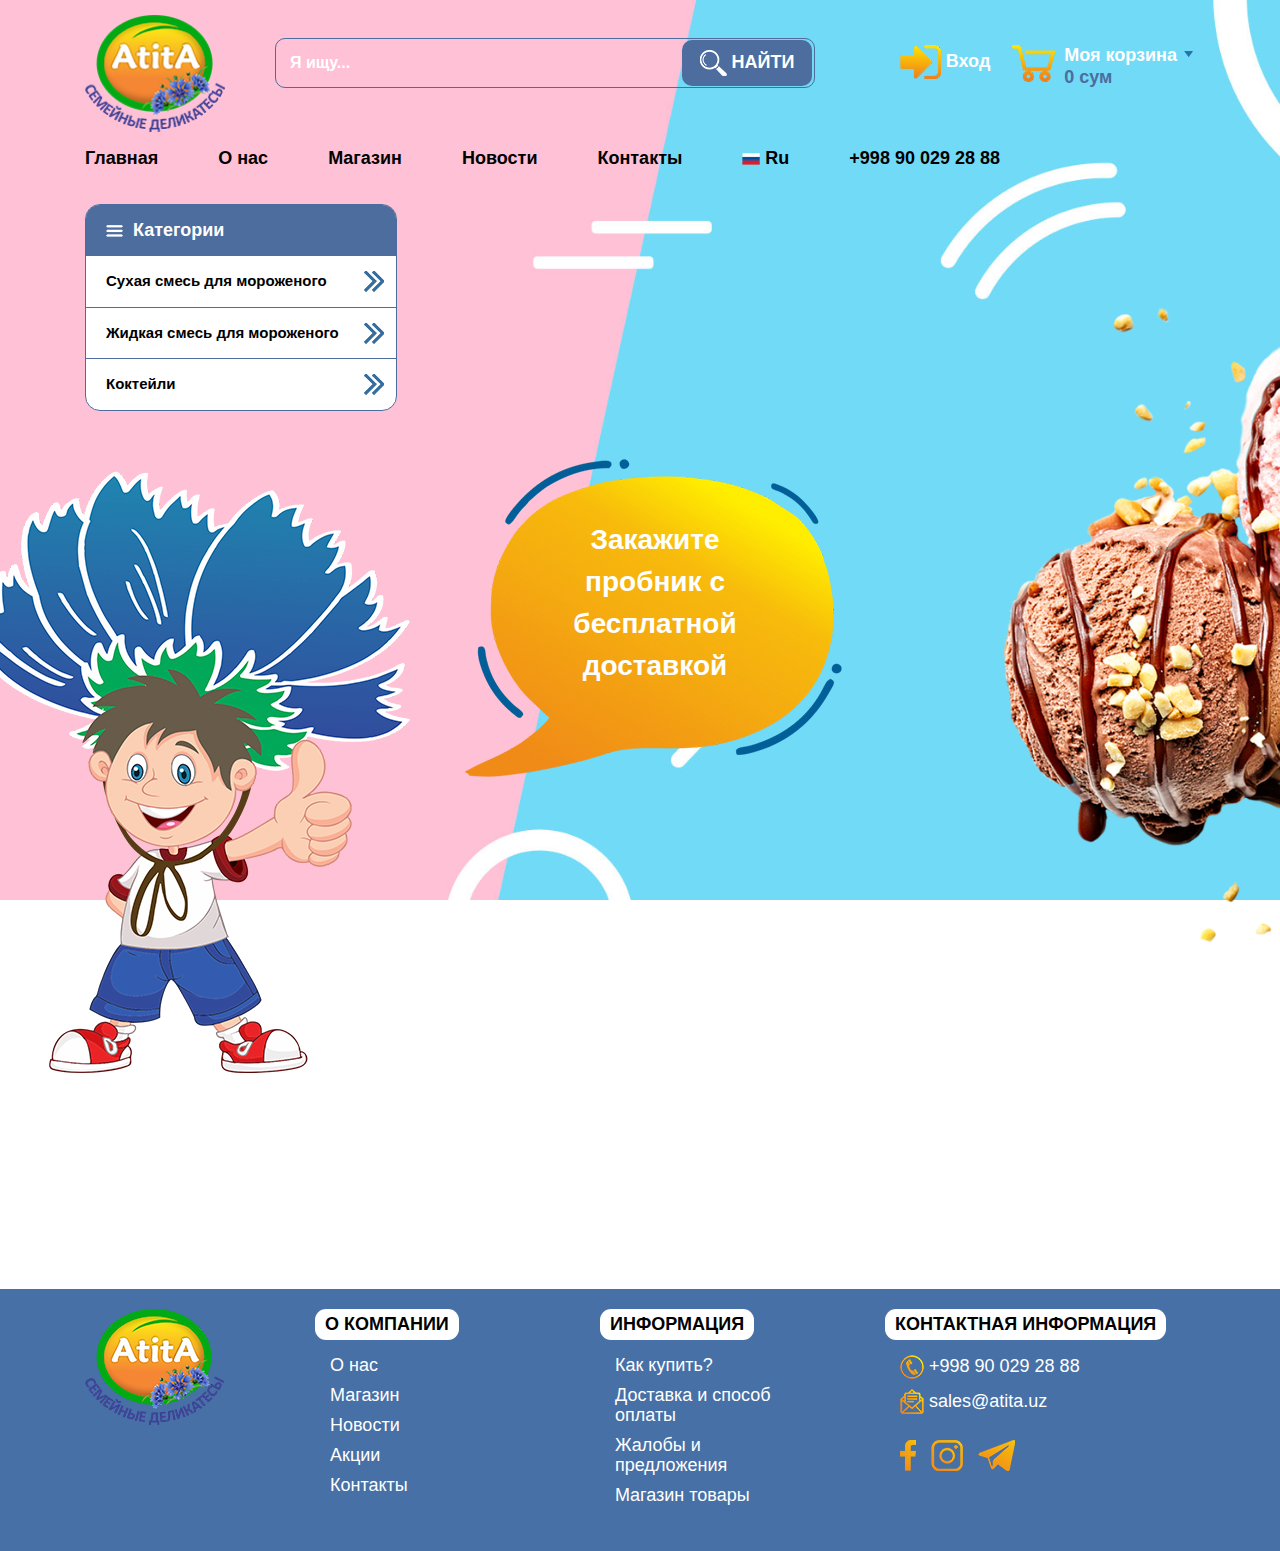
<file: index.html>
<!doctype html>
<html lang="en">
  <head>
    <!-- Required meta tags -->
    <meta charset="utf-8">
    <meta name="viewport" content="width=device-width, initial-scale=1">
    <!-- Bootstrap CSS -->
    <link href="css/bootstrap.min.css" rel="stylesheet">
    <link href="css/style.css" rel="stylesheet" >
    <link href="css/responsive.css" rel="stylesheet" >
    <title>Atita.uz</title>
  </head>
  <body>
  <header class="my_header">    
    <div class="container">
      <div class="row">
        <div class="col-md-2">
          <a class="logo" href="#"><img src="images/logo.png"></a>
        </div>
        <div class="col-md-6">
         <form class="form-group search_form">
           <input class="form-control" type="text" name="search" placeholder="Я ищу..." autocomplete="none">
           <button type="submit" class="btn"><img src="images/search.png"> Найти</button>
         </form>
        </div>
        <div class="col-md-4">
         <ul class="login_cart">
            <li href="#" class="cart">
              <h3>
                <a href="#">
                  <img src="images/cart.png"> 
                  <span>
                    Моя корзина<br>
                    <p>0 сум</p>
                  </span>
                </a>
              </h3>
              <ul class="cart_ajax">
                 <img src="images/arrow-up.png"> 
                <li><p>У вас нет товаров в корзине покупок</p></li>
                <li><p>Итого 0 сум</p></li>
              </ul>
            </li>
            <li><a href="./login.html" class="login"><img src="images/login.png"> Вход</a></li>
         </ul>
        </div>
      </div>


    </div> 
    <div class="nav">
       <div class="container">
          <div class="row">
            <div class="col-md-12">
              <ul class="main_menu">
                <li><a href="./index.html">Главная</a></li>
                <li><a href="./unas.html">О нас</a></li>
                <li><a href="./shop.html">Магазин</a></li>
                <li><a href="#">Новости</a></li>
                <li><a href="./contact.html">Контакты</a></li>
                <li><a href="#"><img src="images/ru.png"> Ru</a>
                  <ul>
                    <li><a href="#"><img src="images/uz.png"> Uz</a></li>
                  </ul>
                </li>
                <li class="telefon"><a href="#">+998 90 029 28 88</a></li>
              </ul>
            </div>
            <div class="col-md-4"></div>
          </div>
        </div>
    </div>
  </header>
  <section class="main_section">
    <div class="container">
      <div class="row">
        <div class="col-md-4">
           <ul class="category_nav">
              <h3><img src="images/nav.png" alt="">Категории</h3>
             <li><a href="#">Сухая смесь для мороженого</a></li>
             <li><a href="#">Жидкая смесь для мороженого</a></li>
             <li><a href="#">Коктейли</a></li>
           </ul>
           <div class="person">
             <img src="images/person.png" alt="">
           </div>
        </div>
        <div class="col-md-8">
          <div class="main_content">
            <div class="row">
              <div class="col-md-5">
                <a href="#" class="btn_comment">Закажите пробник с бесплатной доставкой</a> 
              </div>
          </div>
        </div>
      </div>
    </div> 
  </section>
  <footer>
    <div class="container">
      <div class="row">
          <div class="col-md-2">
            <a href="#" class="footer_logo"><img src="images/logo.png" alt=""></a>
          </div>
          <div class="col-md-3">
              <ul>
                <h3>О КОМПАНИИ</h3>
                <li><a href="./unas.html">О нас</a></li>
                <li><a href="./shop.html">Магазин</a></li>
                <li><a href="#">Новости</a></li>
                <li><a href="#">Акции</a></li>
                <li><a href="./contact.html">Контакты</a></li>
              </ul>
          </div>
          <div class="col-md-3">
              <ul>
                <h3>ИНФОРМАЦИЯ</h3>
                <li><a href="./purchase.html">Как купить?</a></li>
                <li><a href="./supply.html">Доставка и способ оплаты</a></li>
                <li><a href="./complaints.html">Жалобы и предложения</a></li>
                <li><a href="./shopProduct.html">Mагазин товары</a></li>
              </ul>
          </div>
          <div class="col-md-4">
              <ul>
                <h3>КОНТАКТНАЯ ИНФОРМАЦИЯ</h3>
                <li><a href="#"><img src="images/phone.png" alt=""> +998 90 029 28 88</a></li>
                <li><a href="#"><img src="images/email.png" alt=""> sales@atita.uz</a></li>
              </ul>
              <ul class="sot_set">
                <li><a href="#"><img src="images/facebook.png" alt=""></a></li>
                <li><a href="#"><img src="images/insagramm.png" alt=""></a></li>
                <li><a href="#"><img src="images/telegram.png" alt=""></a></li>
              </ul>
          </div>
      </div>
    </div>
  </footer>
    <script src="js/jquery-3.6.0.min.js"></script> 
    <script type="text/javascript">
      jQuery("document").ready(function($){
 
        var my_header = $('.my_header');
       
        $(window).scroll(function () {
          if ($(this).scrollTop() > 136) {
            my_header.addClass("f-nav");
          } else {
            my_header.removeClass("f-nav");
          }
        });
       
      });
    </script>
  </body>
</html>
</file>
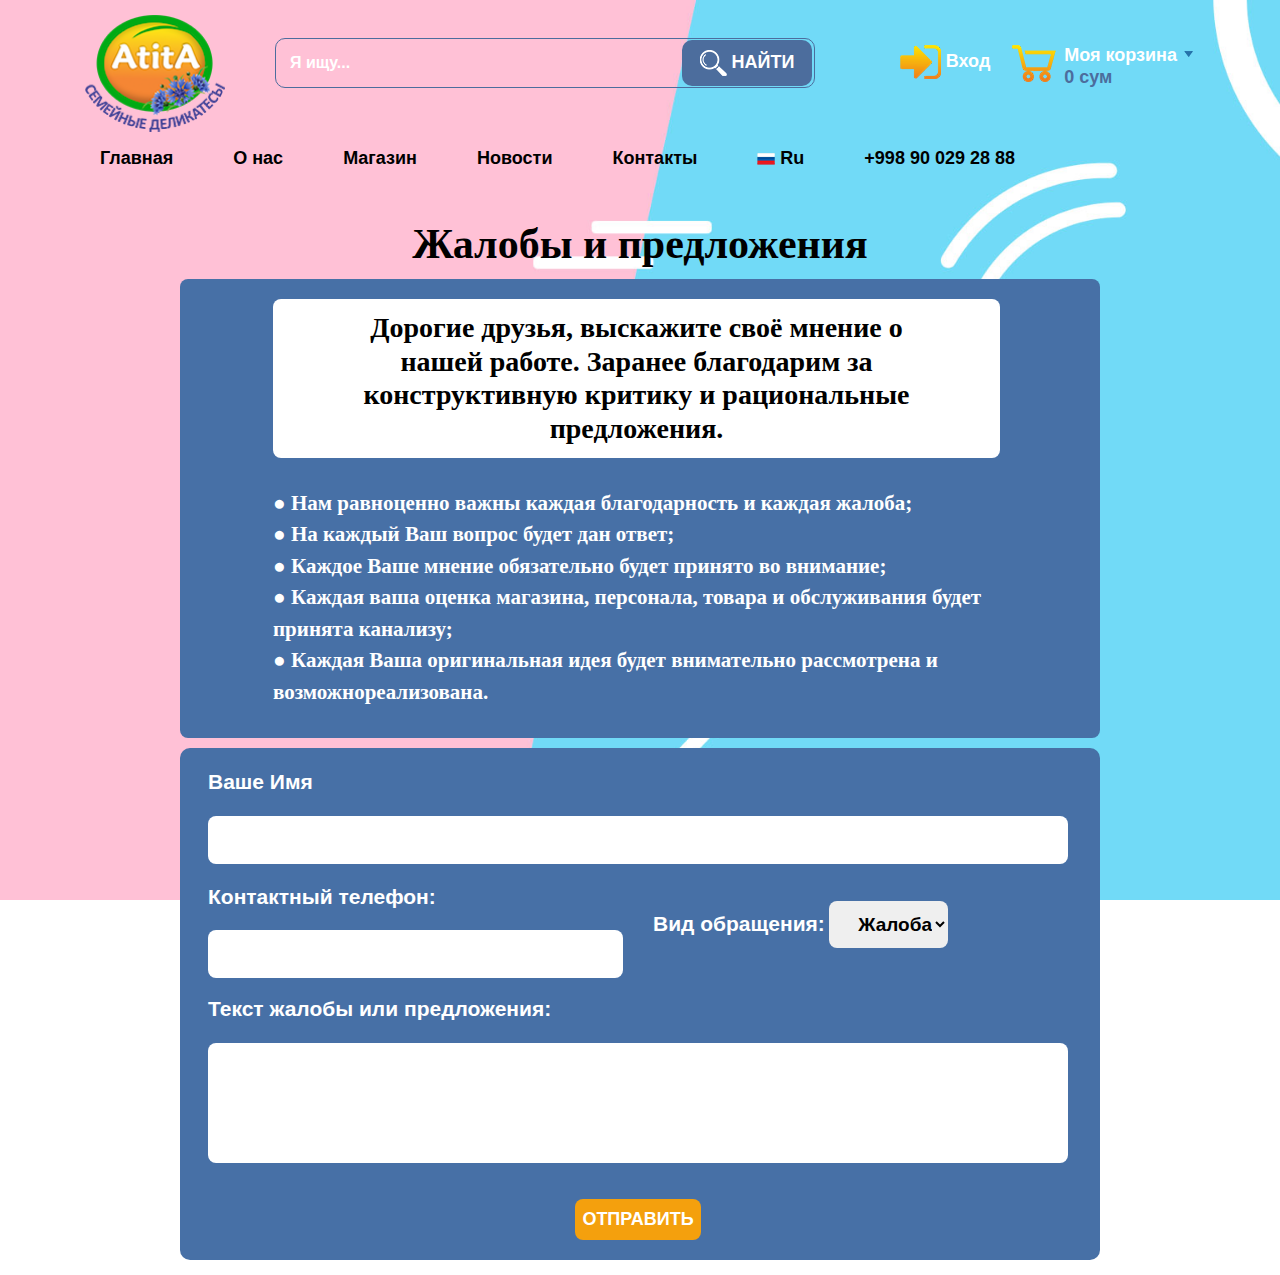
<file: complaints.html>
<!doctype html>
<html lang="en">

<head>
    <!-- Required meta tags -->
    <meta charset="utf-8">
    <meta name="viewport" content="width=device-width, initial-scale=1">
    <!-- Bootstrap CSS -->
    <link href="css/bootstrap.min.css" rel="stylesheet">
    <link href="css/style.css" rel="stylesheet">
    <link href="css/responsive.css" rel="stylesheet">
    <link href="https://cdn.jsdelivr.net/npm/bootstrap@5.1.3/dist/css/bootstrap.min.css" rel="stylesheet"
        integrity="sha384-1BmE4kWBq78iYhFldvKuhfTAU6auU8tT94WrHftjDbrCEXSU1oBoqyl2QvZ6jIW3" crossorigin="anonymous">
    <title>Жалобы и предложения</title>
</head>

<body>



    <header class="my_header">
        <div class="container">
            <div class="row">
                <div class="col-md-2">
                    <a class="logo" href="./index.html"><img src="images/logo.png"></a>
                </div>
                <div class="col-md-6">
                    <form class="form-group search_form">
                        <input class="form-control" type="text" name="search" placeholder="Я ищу..."
                            autocomplete="none">
                        <button type="submit" class="btn"><img src="images/search.png"> Найти</button>
                    </form>
                </div>
                <div class="col-md-4">
                    <ul class="login_cart">
                        <li href="#" class="cart">
                            <h3>
                                <a href="#">
                                    <img src="images/cart.png">
                                    <span>
                                        Моя корзина<br>
                                        <p>0 сум</p>
                                    </span>
                                </a>
                            </h3>
                            <ul class="cart_ajax">
                                <img src="images/arrow-up.png">
                                <li>
                                    <p>У вас нет товаров в корзине покупок</p>
                                </li>
                                <li>
                                    <p>Итого 0 сум</p>
                                </li>
                            </ul>
                        </li>
                        <li><a href="./login.html" class="login"><img src="images/login.png"> Вход</a></li>
                    </ul>
                </div>
            </div>
            <div class="nav">
                <div class="container">
                    <div class="row">
                        <div class="col-md-12">
                            <ul class="main_menu">
                                <li><a href="./index.html">Главная</a></li>
                                <li><a href="./unas.html">О нас</a></li>
                                <li><a href="#">Магазин</a></li>
                                <li><a href="#">Новости</a></li>
                                <li><a href="#">Контакты</a></li>
                                <li><a href="#"><img src="images/ru.png"> Ru</a>
                                    <ul>
                                        <li><a href="#"><img src="images/uz.png"> Uz</a></li>
                                    </ul>
                                </li>
                                <li class="telefon"><a href="#">+998 90 029 28 88</a></li>
                            </ul>
                        </div>
                        <div class="col-md-4"></div>
                    </div>
                </div>
            </div>

        </div>

    </header>
    <!-- Section Starting -->

    <section>
        <div class="complaints">
            <div class="container">
                <div class="row">
                    <div class="col-10 m-auto">
                        <h1>Жалобы и предложения</h1>
                        <div class="headText">
                            <h3>Дорогие друзья, выскажите своё мнение о нашей работе.
                                Заранее благодарим за конструктивную критику и
                                рациональные предложения.</h3>
                            <ul>
                                <li>● Нам равноценно важны каждая благодарность и каждая жалоба;</li>
                                <li>● На каждый Ваш вопрос будет дан ответ;</li>
                                <li>● Каждое Ваше мнение обязательно будет принято во внимание;</li>
                                <li>● Каждая ваша оценка магазина, персонала, товара и обслуживания будет принята
                                    канализу;</li>
                                <li>● Каждая Ваша оригинальная идея будет внимательно рассмотрена и возможнореализована.
                                </li>
                            </ul>
                        </div>
                        <div class="formPage">
                            <form>
                                <label for="name" class="form-label">Ваше Имя</label>
                                <input type="text" class="form-control" id="name" aria-describedby="name">
                                <div class="cv">
                                    <div class="col-6 pl-0">
                                        <label for="phoneNnumber" class="form-label">Контактный телефон:</label>
                                        <input type="text" class="form-control" id="name"
                                            aria-describedby="phoneNnumber">
                                    </div>
                                    <div class="col-6 pr-0">
                                        <label for="selectComplaints" class="form-label">Вид обращения:</label>
                                        <select class="form-select" aria-label="Жалоба">
                                            <option selected>Жалоба</option>
                                            <option value="1">One</option>
                                            <option value="2">Two</option>
                                            <option value="3">Three</option>
                                        </select>
                                    </div>

                                </div>
                                <div class="body-text">
                                    <label for="bodyText" class="form-label">Текст жалобы или предложения:</label>
                                    <textarea class="form-control" id="bodyText" rows="4"></textarea>
                                </div>
                                <div class="submit text-center">
                                    <button type="submit">Отправить</button>
                                </div>
                            </form>
                        </div>
                    </div>
                </div>
            </div>
        </div>
    </section>
    <script src="https://cdn.jsdelivr.net/npm/bootstrap@5.1.3/dist/js/bootstrap.bundle.min.js"
        integrity="sha384-ka7Sk0Gln4gmtz2MlQnikT1wXgYsOg+OMhuP+IlRH9sENBO0LRn5q+8nbTov4+1p"
        crossorigin="anonymous"></script>
</body>

</html>
</file>
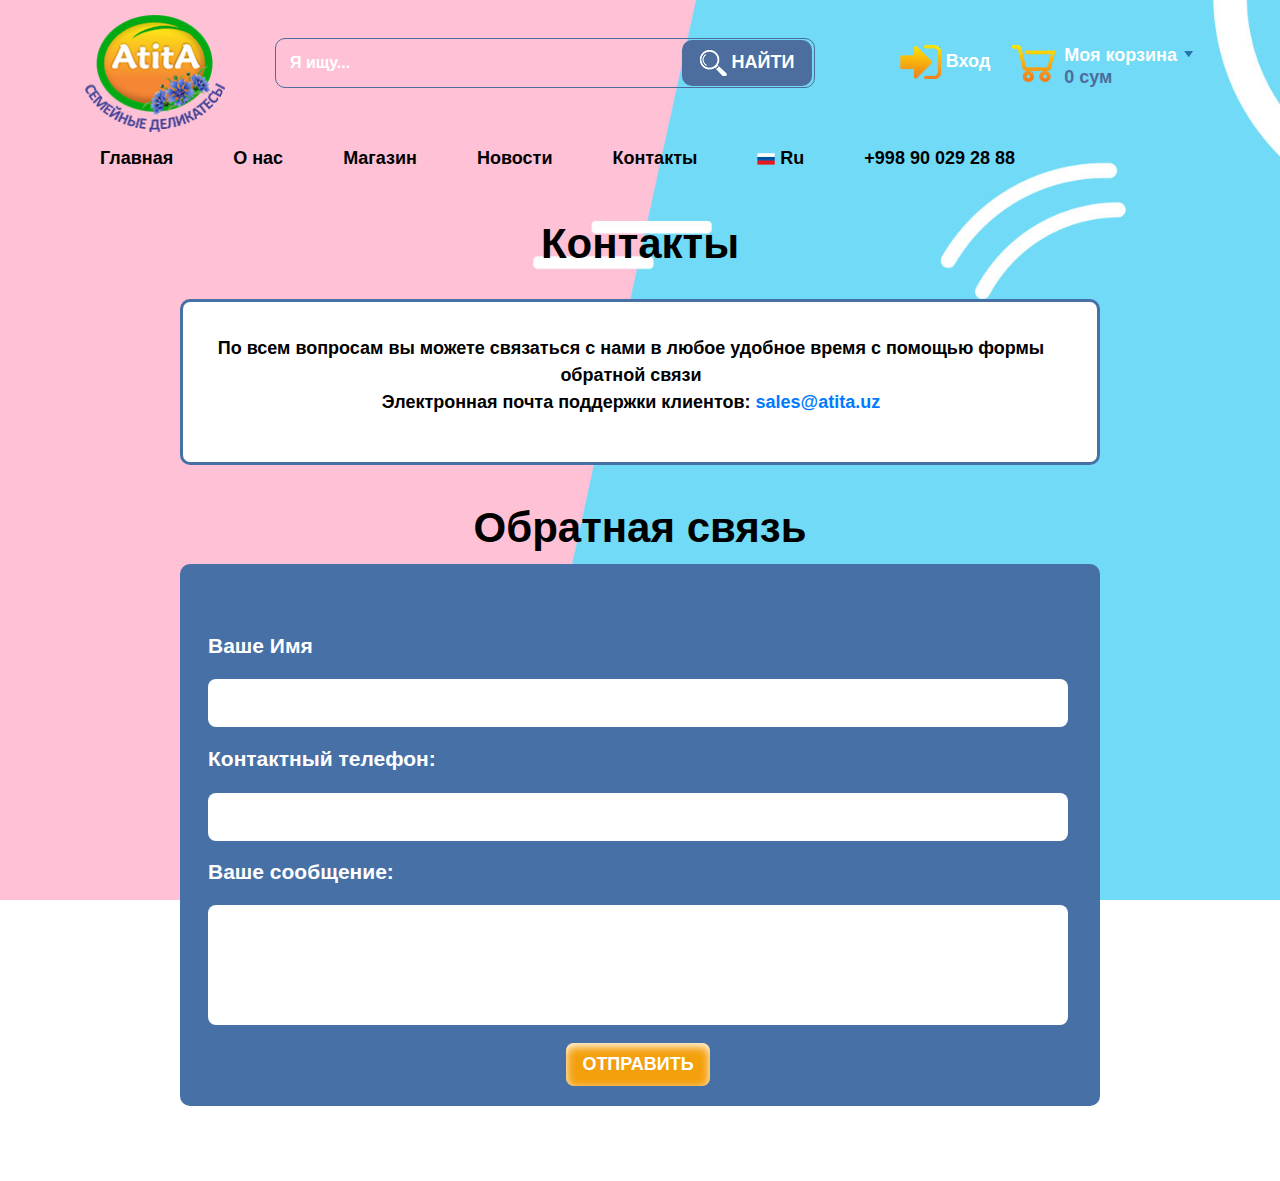
<file: contact.html>
<!doctype html>
<html lang="en">

<head>
    <!-- Required meta tags -->
    <meta charset="utf-8">
    <meta name="viewport" content="width=device-width, initial-scale=1">
    <!-- Bootstrap CSS -->
    <link href="css/bootstrap.min.css" rel="stylesheet">
    <link href="css/style.css" rel="stylesheet">
    <link href="css/responsive.css" rel="stylesheet">
    <link href="https://cdn.jsdelivr.net/npm/bootstrap@5.1.3/dist/css/bootstrap.min.css" rel="stylesheet"
        integrity="sha384-1BmE4kWBq78iYhFldvKuhfTAU6auU8tT94WrHftjDbrCEXSU1oBoqyl2QvZ6jIW3" crossorigin="anonymous">
    <title>Контакты</title>
</head>

<body>



    <header class="my_header">
        <div class="container">
            <div class="row">
                <div class="col-md-2">
                    <a class="logo" href="./index.html"><img src="images/logo.png"></a>
                </div>
                <div class="col-md-6">
                    <form class="form-group search_form">
                        <input class="form-control" type="text" name="search" placeholder="Я ищу..."
                            autocomplete="none">
                        <button type="submit" class="btn"><img src="images/search.png"> Найти</button>
                    </form>
                </div>
                <div class="col-md-4">
                    <ul class="login_cart">
                        <li href="#" class="cart">
                            <h3>
                                <a href="#">
                                    <img src="images/cart.png">
                                    <span>
                                        Моя корзина<br>
                                        <p>0 сум</p>
                                    </span>
                                </a>
                            </h3>
                            <ul class="cart_ajax">
                                <img src="images/arrow-up.png">
                                <li>
                                    <p>У вас нет товаров в корзине покупок</p>
                                </li>
                                <li>
                                    <p>Итого 0 сум</p>
                                </li>
                            </ul>
                        </li>
                        <li><a href="./login.html" class="login"><img src="images/login.png"> Вход</a></li>
                    </ul>
                </div>
            </div>
            <div class="nav">
                <div class="container">
                    <div class="row">
                        <div class="col-md-12">
                            <ul class="main_menu">
                                <li><a href="./index.html">Главная</a></li>
                                <li><a href="./unas.html">О нас</a></li>
                                <li><a href="#">Магазин</a></li>
                                <li><a href="#">Новости</a></li>
                                <li><a href="#">Контакты</a></li>
                                <li><a href="#"><img src="images/ru.png"> Ru</a>
                                    <ul>
                                        <li><a href="#"><img src="images/uz.png"> Uz</a></li>
                                    </ul>
                                </li>
                                <li class="telefon"><a href="#">+998 90 029 28 88</a></li>
                            </ul>
                        </div>
                        <div class="col-md-4"></div>
                    </div>
                </div>
            </div>

        </div>

    </header>
    <!-- Section Starting -->
    <section>
        <div class="contact">
            <div class="container">
                <div class="row">
                    <div class="col-10 m-auto">
                        <h1>Контакты</h1>
                        <div class="contactText">
                            <p>По всем вопросам вы можете связаться с нами в любое удобное время с помощью формы
                                обратной связи </br>
                                Электронная почта поддержки клиентов: <span> <a href="#">sales@atita.uz</a> </span> </p>
                        </div>
                        <h1 class="m-0">Обратная связь</h1>
                        <div class="formPage">
                            <form>
                                <label for="name" class="form-label mt-5 ">Ваше Имя</label>
                                <input type="text" class="form-control" id="name" aria-describedby="name">

                                <label for="number" class="form-label mt-3">Контактный телефон:</label>
                                <input type="text" class="form-control" id="name" aria-describedby="number">


                                <div class="body-text">
                                    <label for="bodyText" class="form-label">Ваше сообщение:</label>
                                    <textarea class="form-control" id="bodyText" rows="4"></textarea>
                                </div>

                                <div class="submit text-center">
                                    <button type="submit" class="m-0">Отправить</button>
                                </div>
                            </form>
                        </div>
                    </div>
                </div>
            </div>
        </div>
    </section>



    <script src="https://cdn.jsdelivr.net/npm/bootstrap@5.1.3/dist/js/bootstrap.bundle.min.js"
        integrity="sha384-ka7Sk0Gln4gmtz2MlQnikT1wXgYsOg+OMhuP+IlRH9sENBO0LRn5q+8nbTov4+1p"
        crossorigin="anonymous"></script>
</body>

</html>
</file>
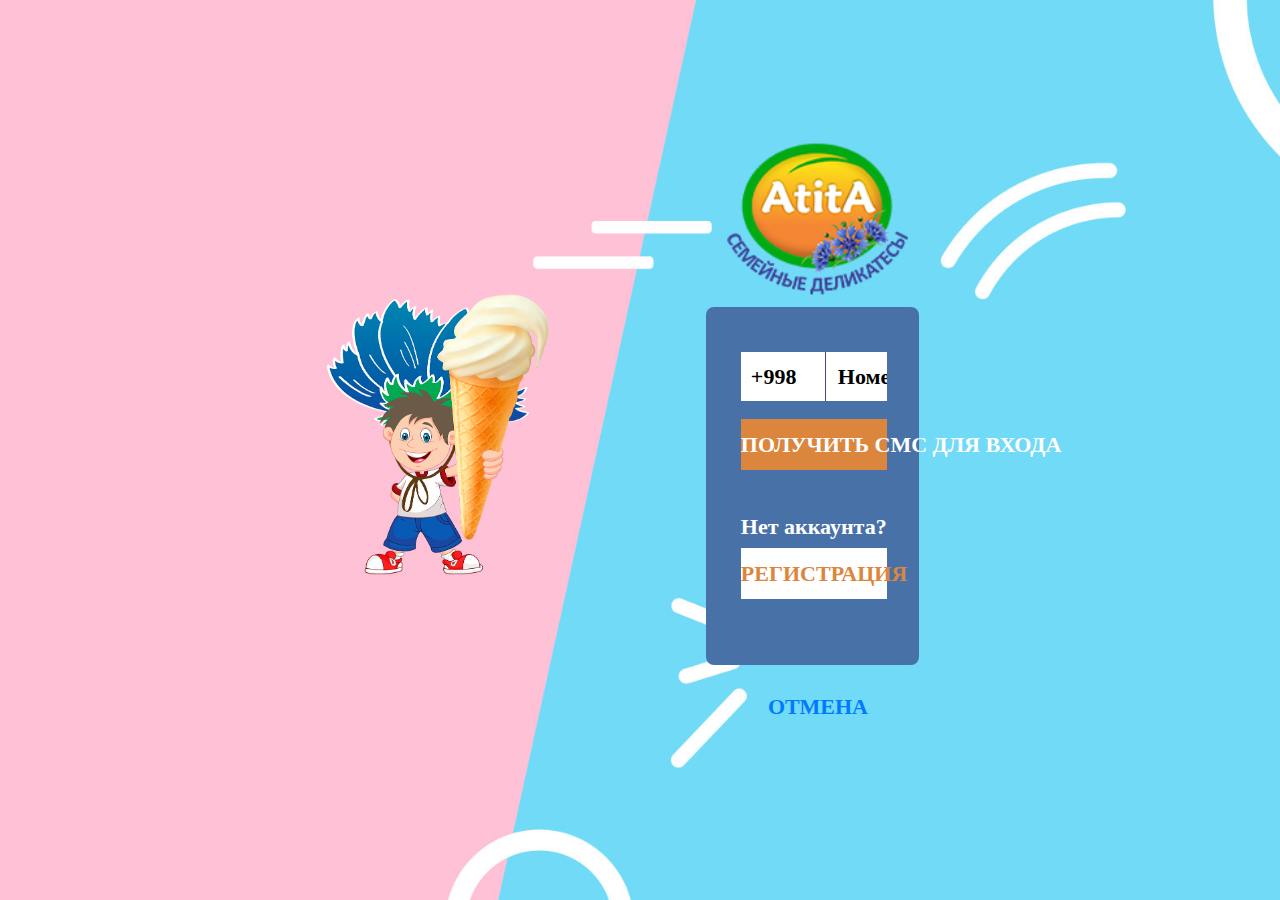
<file: login.html>
<!doctype html>
<html lang="en">

<head>
  <!-- Required meta tags -->
  <meta charset="utf-8">
  <meta name="viewport" content="width=device-width, initial-scale=1">
  <!-- Bootstrap CSS -->
  <link href="css/bootstrap.min.css" rel="stylesheet">
  <link href="css/style.css" rel="stylesheet">
  <link href="css/responsive.css" rel="stylesheet">
  <title>Вход</title>
</head>

<body>


  <div class="loginPage">
    <div class="container">
      <div class="col-12">
        <div class="row  justify-content-between align-items-center">
          <div class="col-4">
            <img src="./images/ice Person.png" class="img-fluid" alt="">
          </div>
          <div class="col-5 formPage text-center">
            <img src="./images/logo.png" alt="">
            <form action="" class="text-center">
              <div class="wrap  d-flex justify-content-between">
                <input type="number"  disabled  placeholder="+998" class="form-control numsCode" id="exampleInputEmail1" aria-describedby="emailHelp">
                <input type="text" class="form-control number" placeholder="Номер телефона" id="exampleInputEmail1" aria-describedby="emailHelp">
              </div>
              <button class=" w-100 button btn btn-danger smsCode">ПОЛУЧИТЬ СМС ДЛЯ ВХОДА </button>
              <h5 class="bodyTitle"><a href="#">Нет аккаунта?</a></h5>
              <button class="button btn btn-light registr">РЕГИСТРАЦИЯ</button>
            </form>
            <p class="exit">
              <a href="./index.html">ОТМЕНА</a>
            </p> 
          </div>
        </div>
      </div>
    </div>
    </div>

</body>

</html>
</file>
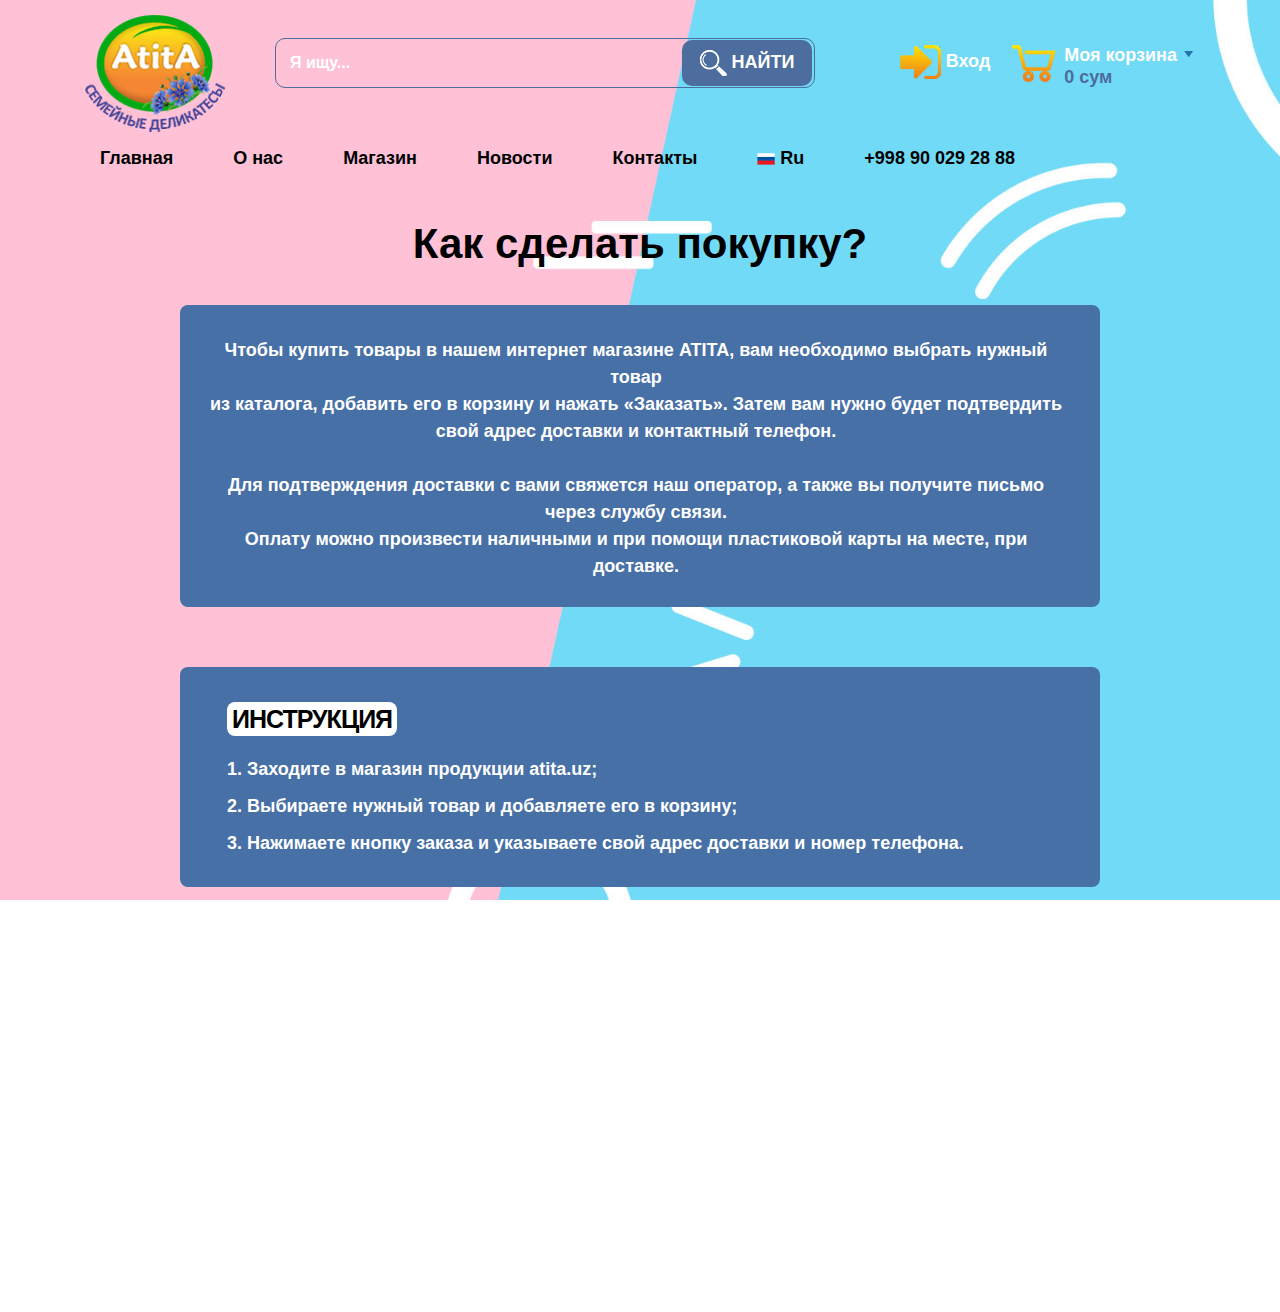
<file: purchase.html>
<!doctype html>
<html lang="en">

<head>
    <!-- Required meta tags -->
    <meta charset="utf-8">
    <meta name="viewport" content="width=device-width, initial-scale=1">
    <!-- Bootstrap CSS -->
    <link href="css/bootstrap.min.css" rel="stylesheet">
    <link href="css/style.css" rel="stylesheet">
    <link href="css/responsive.css" rel="stylesheet">
    <link href="https://cdn.jsdelivr.net/npm/bootstrap@5.1.3/dist/css/bootstrap.min.css" rel="stylesheet"
        integrity="sha384-1BmE4kWBq78iYhFldvKuhfTAU6auU8tT94WrHftjDbrCEXSU1oBoqyl2QvZ6jIW3" crossorigin="anonymous">
    <title>Как сделать покупку?</title>
</head>

<body>



    <header class="my_header">
        <div class="container">
            <div class="row">
                <div class="col-md-2">
                    <a class="logo" href="./index.html"><img src="images/logo.png"></a>
                </div>
                <div class="col-md-6">
                    <form class="form-group search_form">
                        <input class="form-control" type="text" name="search" placeholder="Я ищу..."
                            autocomplete="none">
                        <button type="submit" class="btn"><img src="images/search.png"> Найти</button>
                    </form>
                </div>
                <div class="col-md-4">
                    <ul class="login_cart">
                        <li href="#" class="cart">
                            <h3>
                                <a href="#">
                                    <img src="images/cart.png">
                                    <span>
                                        Моя корзина<br>
                                        <p>0 сум</p>
                                    </span>
                                </a>
                            </h3>
                            <ul class="cart_ajax">
                                <img src="images/arrow-up.png">
                                <li>
                                    <p>У вас нет товаров в корзине покупок</p>
                                </li>
                                <li>
                                    <p>Итого 0 сум</p>
                                </li>
                            </ul>
                        </li>
                        <li><a href="./login.html" class="login"><img src="images/login.png"> Вход</a></li>
                    </ul>
                </div>
            </div>
            <div class="nav">
                <div class="container">
                    <div class="row">
                        <div class="col-md-12">
                            <ul class="main_menu">
                                <li><a href="./index.html">Главная</a></li>
                                <li><a href="./unas.html">О нас</a></li>
                                <li><a href="#">Магазин</a></li>
                                <li><a href="#">Новости</a></li>
                                <li><a href="#">Контакты</a></li>
                                <li><a href="#"><img src="images/ru.png"> Ru</a>
                                    <ul>
                                        <li><a href="#"><img src="images/uz.png"> Uz</a></li>
                                    </ul>
                                </li>
                                <li class="telefon"><a href="#">+998 90 029 28 88</a></li>
                            </ul>
                        </div>
                        <div class="col-md-4"></div>
                    </div>
                </div>
            </div>

        </div>

    </header>
    <!-- Section Starting -->
    <section>
        <div class="purchase">
            <div class="container">
                <div class="row">
                    <div class="col-10 m-auto">
                        <h1>Как сделать покупку?</h1>
                        <div class="box-1">
                            <p>Чтобы купить товары в нашем интернет магазине ATITA, вам необходимо выбрать нужный товар  </br>
                                из каталога, добавить его в корзину и нажать «Заказать». Затем вам нужно будет
                                подтвердить </br>
                                свой адрес доставки и контактный телефон.</br>
                            </p>
                        </br>
                            <p>
                                Для подтверждения доставки с вами свяжется наш оператор, а также вы получите письмо
                                через службу связи.</br>
                                Оплату можно произвести наличными и при помощи пластиковой карты на месте, при доставке.
                            </p>
                        </div>
                        <div class="box-2">
                            <h3>ИНСТРУКЦИЯ</h3>
                            <ul class="m-0 p-0" >
                                <li>1. Заходите в магазин продукции atita.uz;</li>
                                <li>2. Выбираете нужный товар и добавляете его в корзину;</li>
                                <li>3. Нажимаете кнопку заказа и указываете свой адрес доставки и номер телефона.</li>
                            </ul>
                        </div>
                    </div>
                </div>
            </div>
        </div>
    </section>
    <script src="https://cdn.jsdelivr.net/npm/bootstrap@5.1.3/dist/js/bootstrap.bundle.min.js"
        integrity="sha384-ka7Sk0Gln4gmtz2MlQnikT1wXgYsOg+OMhuP+IlRH9sENBO0LRn5q+8nbTov4+1p"
        crossorigin="anonymous"></script>
</body>

</html>
</file>
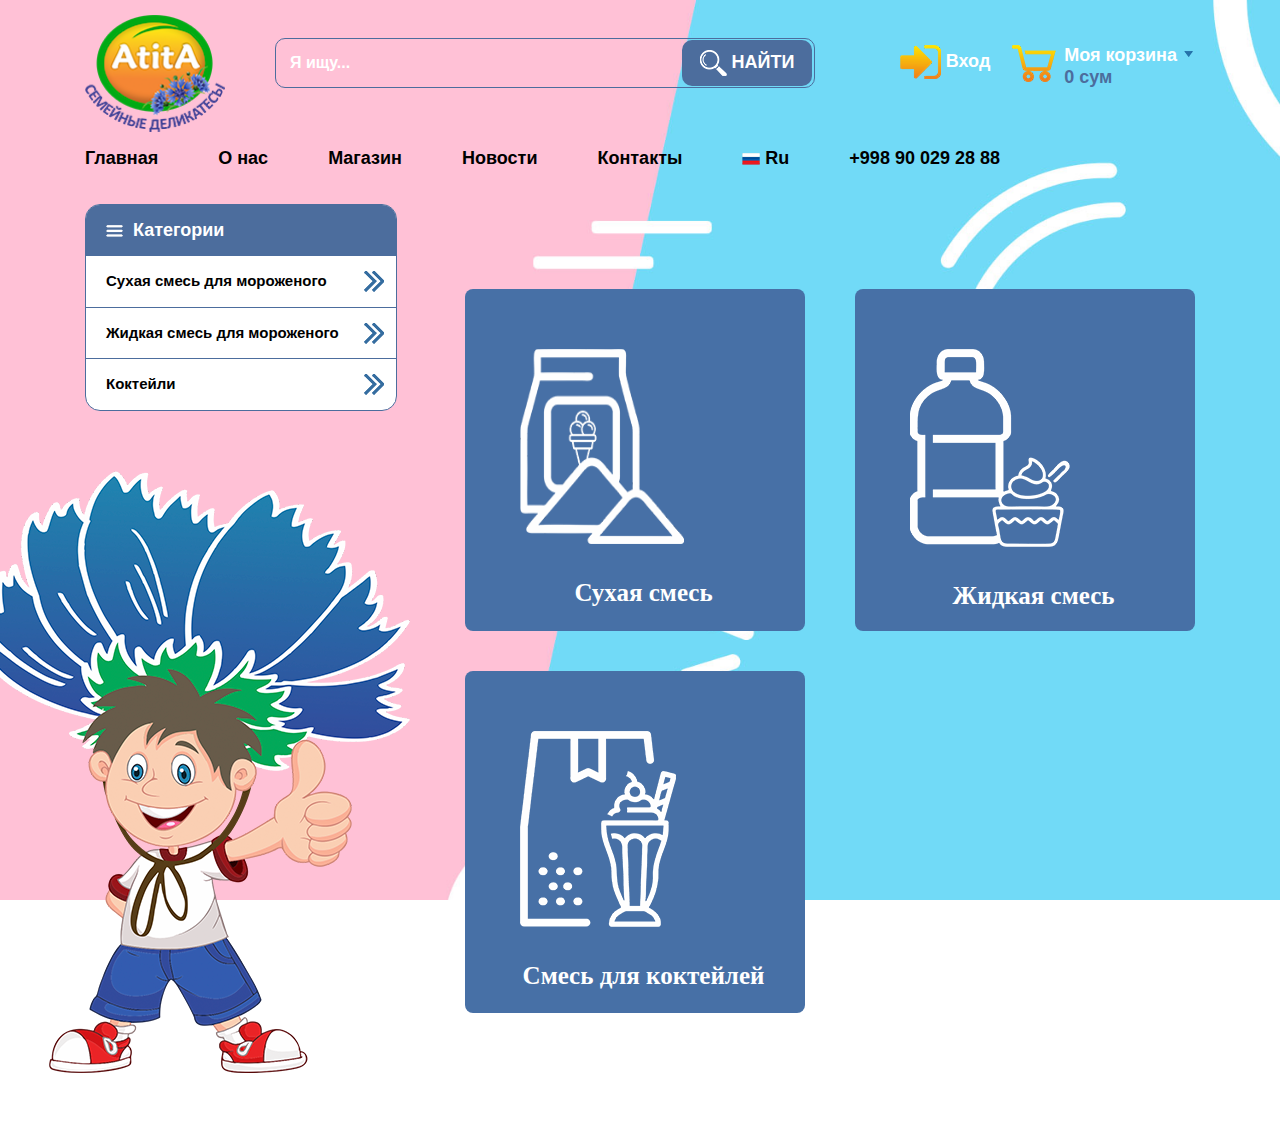
<file: shop.html>
<!doctype html>
<html lang="en">

<head>
    <!-- Required meta tags -->
    <meta charset="utf-8">
    <meta name="viewport" content="width=device-width, initial-scale=1">
    <!-- Bootstrap CSS -->
    <link href="css/bootstrap.min.css" rel="stylesheet">
    <link href="css/style.css" rel="stylesheet">
    <link href="css/responsive.css" rel="stylesheet">
    <title>Магазин</title>
</head>

<body>
    <header class="my_header">
        <div class="container">
            <div class="row">
                <div class="col-md-2">
                    <a class="logo" href="#"><img src="images/logo.png"></a>
                </div>
                <div class="col-md-6">
                    <form class="form-group search_form">
                        <input class="form-control" type="text" name="search" placeholder="Я ищу..."
                            autocomplete="none">
                        <button type="submit" class="btn"><img src="images/search.png"> Найти</button>
                    </form>
                </div>
                <div class="col-md-4">
                    <ul class="login_cart">
                        <li href="#" class="cart">
                            <h3>
                                <a href="#">
                                    <img src="images/cart.png">
                                    <span>
                                        Моя корзина<br>
                                        <p>0 сум</p>
                                    </span>
                                </a>
                            </h3>
                            <ul class="cart_ajax">
                                <img src="images/arrow-up.png">
                                <li>
                                    <p>У вас нет товаров в корзине покупок</p>
                                </li>
                                <li>
                                    <p>Итого 0 сум</p>
                                </li>
                            </ul>
                        </li>
                        <li><a href="./login.html" class="login"><img src="images/login.png"> Вход</a></li>
                    </ul>
                </div>
            </div>
        </div>
        <div class="nav">
            <div class="container">
                <div class="row">
                    <div class="col-md-12">
                        <ul class="main_menu">
                            <li><a href="./index.html">Главная</a></li>
                            <li><a href="./unas.html">О нас</a></li>
                            <li><a href="./shop.html">Магазин</a></li>
                            <li><a href="#">Новости</a></li>
                            <li><a href="./contact.html">Контакты</a></li>
                            <li><a href="#"><img src="images/ru.png"> Ru</a>
                                <ul>
                                    <li><a href="#"><img src="images/uz.png"> Uz</a></li>
                                </ul>
                            </li>
                            <li class="telefon"><a href="#">+998 90 029 28 88</a></li>
                        </ul>
                    </div>
                    <div class="col-md-4"></div>
                </div>
            </div>
        </div>
    </header>
    <section>
        <div class="shop">
            <div class="container">
                <div class="row justify-content-between align-items-start">
                    <div class="col-md-4">
                        <ul class="category_nav">
                            <h3><img src="images/nav.png" alt="">Категории</h3>
                            <li><a href="#">Сухая смесь для мороженого</a></li>
                            <li><a href="#">Жидкая смесь для мороженого</a></li>
                            <li><a href="#">Коктейли</a></li>
                        </ul>
                        <div class="person">
                            <img src="images/person.png" alt="">
                        </div>
                    </div>
                    <div class="col-8 cardBody">
                            <div class="parent">
                                <div class="box1">
                                    <img  src="./images/мороженое.png" alt="">
                                    <h5>Сухая смесь</h5>
                                </div>
                                <div class="box2">
                                    <img  src="./images/жидкая смесь.png" alt="">
                                    <h5>Жидкая смесь</h5>
                                </div>
                                <div class="box3">
                                    <img  src="./images/смесь коктейль.png" alt="">
                                    <h5>Смесь для коктейлей</h5>
                                </div>
                            </div>
                    </div>
                    </div>  
                </div>
            </div>
    </section>

    <script src="js/jquery-3.6.0.min.js"></script>
    <script type="text/javascript">
        jQuery("document").ready(function ($) {

            var my_header = $('.my_header');

            $(window).scroll(function () {
                if ($(this).scrollTop() > 136) {
                    my_header.addClass("f-nav");
                } else {
                    my_header.removeClass("f-nav");
                }
            });

        });
    </script>
</body>

</html>
</file>
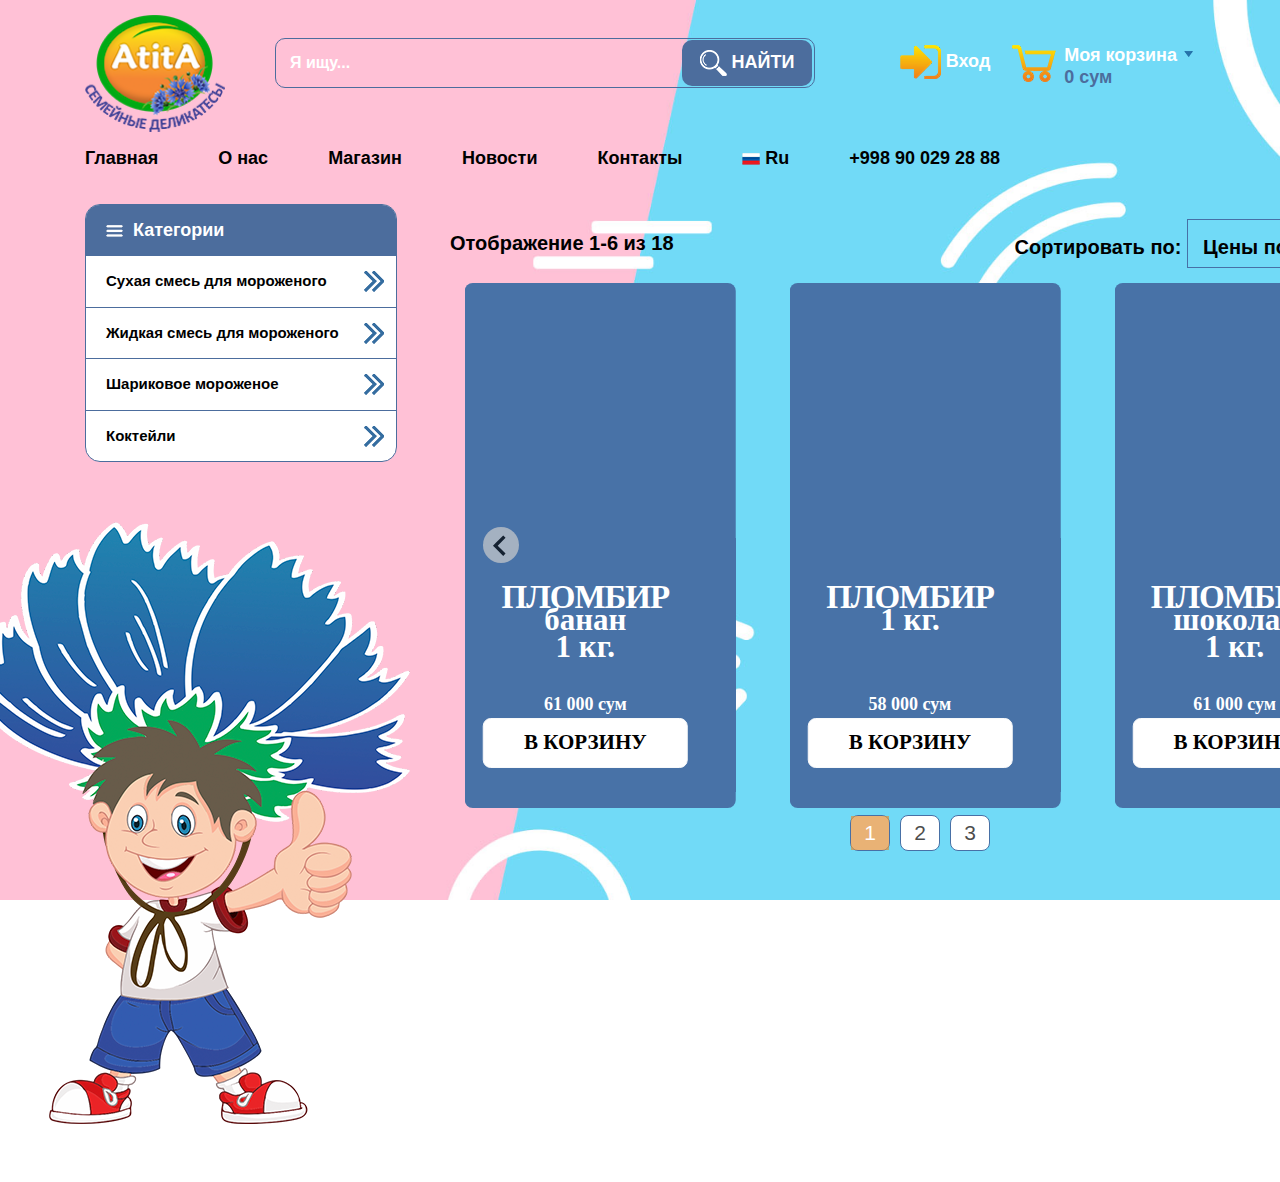
<file: shopProduct.html>
<!doctype html>
<html lang="en">

<head>
    <!-- Required meta tags -->
    <meta charset="utf-8">
    <meta name="viewport" content="width=device-width, initial-scale=1">
    <!-- Bootstrap CSS -->
    <link href="css/bootstrap.min.css" rel="stylesheet">


    <!-- Splide js -->
    <link rel="stylesheet" href="./libs/Splide/css/splide.min.css">    
    <link rel="stylesheet" href="./libs/Splide/css/splide-default.min.css">    

    <link href="css/style.css" rel="stylesheet">
    <link href="css/responsive.css" rel="stylesheet">
    <title>Магазин Tovar</title>
</head>

<body>
    <header class="my_header">
        <div class="container">
            <div class="row">
                <div class="col-md-2">
                    <a class="logo" href="#"><img src="images/logo.png"></a>
                </div>
                <div class="col-md-6">
                    <form class="form-group search_form">
                        <input class="form-control" type="text" name="search" placeholder="Я ищу..."
                            autocomplete="none">
                        <button type="submit" class="btn"><img src="images/search.png"> Найти</button>
                    </form>
                </div>
                <div class="col-md-4">
                    <ul class="login_cart">
                        <li href="#" class="cart">
                            <h3>
                                <a href="#">
                                    <img src="images/cart.png">
                                    <span>
                                        Моя корзина<br>
                                        <p>0 сум</p>
                                    </span>
                                </a>
                            </h3>
                            <ul class="cart_ajax">
                                <img src="images/arrow-up.png">
                                <li>
                                    <p>У вас нет товаров в корзине покупок</p>
                                </li>
                                <li>
                                    <p>Итого 0 сум</p>
                                </li>
                            </ul>
                        </li>
                        <li><a href="./login.html" class="login"><img src="images/login.png"> Вход</a></li>
                    </ul>
                </div>
            </div>
        </div>
        <div class="nav">
            <div class="container">
                <div class="row">
                    <div class="col-md-12">
                        <ul class="main_menu">
                            <li><a href="./index.html">Главная</a></li>
                            <li><a href="./unas.html">О нас</a></li>
                            <li><a href="./shop.html">Магазин</a></li>
                            <li><a href="#">Новости</a></li>
                            <li><a href="./contact.html">Контакты</a></li>
                            <li><a href="#"><img src="images/ru.png"> Ru</a>
                                <ul>
                                    <li><a href="#"><img src="images/uz.png"> Uz</a></li>
                                </ul>
                            </li>
                            <li class="telefon"><a href="#">+998 90 029 28 88</a></li>
                        </ul>
                    </div>
                    <div class="col-md-4"></div>
                </div>
            </div>
        </div>
    </header>
    <section>
        <div class="shopProduct">
            <div class="container">
                <div class="row flex-nowrap justify-content-between align-items-start">
                    <div class="col-md-4">
                        <ul class="category_nav">
                            <h3><img src="images/nav.png" alt="">Категории</h3>
                            <li><a href="#">Сухая смесь для мороженого</a></li>
                            <li><a href="#">Жидкая смесь для мороженого</a></li>
                            <li><a href="#">Шариковое мороженое</a></li>
                            <li><a href="#">Коктейли</a></li>
                        </ul>
                        <div class="person">
                            <img src="images/person.png" alt="">
                        </div>
                    </div>
                    <div class="col-10 cardBody">
                        <div class="headerPage row justify-content-between align-items-center">
                            <div class="calcNumber">
                                <p class="m-0">Отображение 1-6 из 18</p>
                            </div>
                            <div class="filterPage">
                                <span>Сортировать по:</span>
                                <select class="form-select" id="sort"  aria-label="Жалоба">
                                    <option >Цены по возрас...</option>
                                    <option>a-A</option>
                                    <option>A-a</option>
                                </select>
                            </div>
                        </div>
                        <div class="splide">
                        <div class="bodyPage splide__track">
                            <div class="splide__list" id="cat">
                                
                                <div class="splide__slide">
                                    <div class="headPage">
                                        <h3>ПЛОМБИР</h3>
                                        <div class="sort"></div>
                                        <div class="weight">1 кг.</div>
                                    </div>
                                    <div class="downPage">
                                        <div class="productPrice"><span>58 000</span> сум </div>
                                        <button class="btn btn-light">В КОРЗИНУ</button>
                                    </div>
                                </div>
                                <div class="splide__slide">
                                    <div class="headPage">
                                        <h3>ПЛОМБИР</h3>
                                        <div class="sort">шоколад</div>
                                        <div class="weight">1 кг.</div>
                                    </div>
                                    <div class="downPage">
                                        <div class="productPrice"><span>61 000</span> сум </div>
                                        <button class="btn btn-light">В КОРЗИНУ</button>
                                    </div>
                                </div>
                                <div class="splide__slide">
                                    <div class="headPage">
                                        <h3>ПЛОМБИР</h3>
                                        <div class="sort">банан</div>
                                        <div class="weight">1 кг.</div>
                                    </div>
                                    <div class="downPage">
                                        <div class="productPrice"><span>61 000</span> сум </div>
                                        <button class="btn btn-light">В КОРЗИНУ</button>
                                    </div>

                                </div>
                                <!--<div class="splide__slide">
                                    <div class="headPage">
                                        <h3>ПЛОМБИР</h3>
                                        <div class="sort"></div>
                                        <div class="weight">1 кг.</div>
                                    </div>
                                    <div class="downPage">
                                        <div class="productPrice"><span>58 000</span> сум </div>
                                        <button class="btn btn-light">В КОРЗИНУ</button>
                                    </div>
                                </div>
                                <div class="splide__slide">
                                    <div class="headPage">
                                        <h3>ПЛОМБИР</h3>
                                        <div class="sort">шоколад</div>
                                        <div class="weight">1 кг.</div>
                                    </div>
                                    <div class="downPage">
                                        <div class="productPrice"><span>61 000</span> сум </div>
                                        <button class="btn btn-light">В КОРЗИНУ</button>
                                    </div>
                                </div>
                                <div class="splide__slide">
                                    <div class="headPage">
                                        <h3>ПЛОМБИР</h3>
                                        <div class="sort">банан</div>
                                        <div class="weight">1 кг.</div>
                                    </div>
                                    <div class="downPage">
                                        <div class="productPrice"><span>61 000</span> сум </div>
                                        <button class="btn btn-light">В КОРЗИНУ</button>
                                    </div>
                                </div>-->
                            </div>
                            <div class="text-center allProductBtn">
                                <button>Загрузить ещё</button>
                            </div>
                        </div>
                        </
                    </div>
                </div>
            </div>
        </div>
    </section>

    <script src="js/jquery-3.6.0.min.js"></script>
 
    <!-- Splide JS -->
    <script src="./libs/Splide/js/splide.min.js"></script>
    <script src="./libs/Splide/js/splide-script.js"></script>

    <script type="text/javascript">
        jQuery("document").ready(function ($) {

            var my_header = $('.my_header');

            $(window).scroll(function () {
                if ($(this).scrollTop() > 136) {
                    my_header.addClass("f-nav");
                } else {
                    my_header.removeClass("f-nav");
                }
            });

        });
    </script>

   
</body>

</html>
</file>
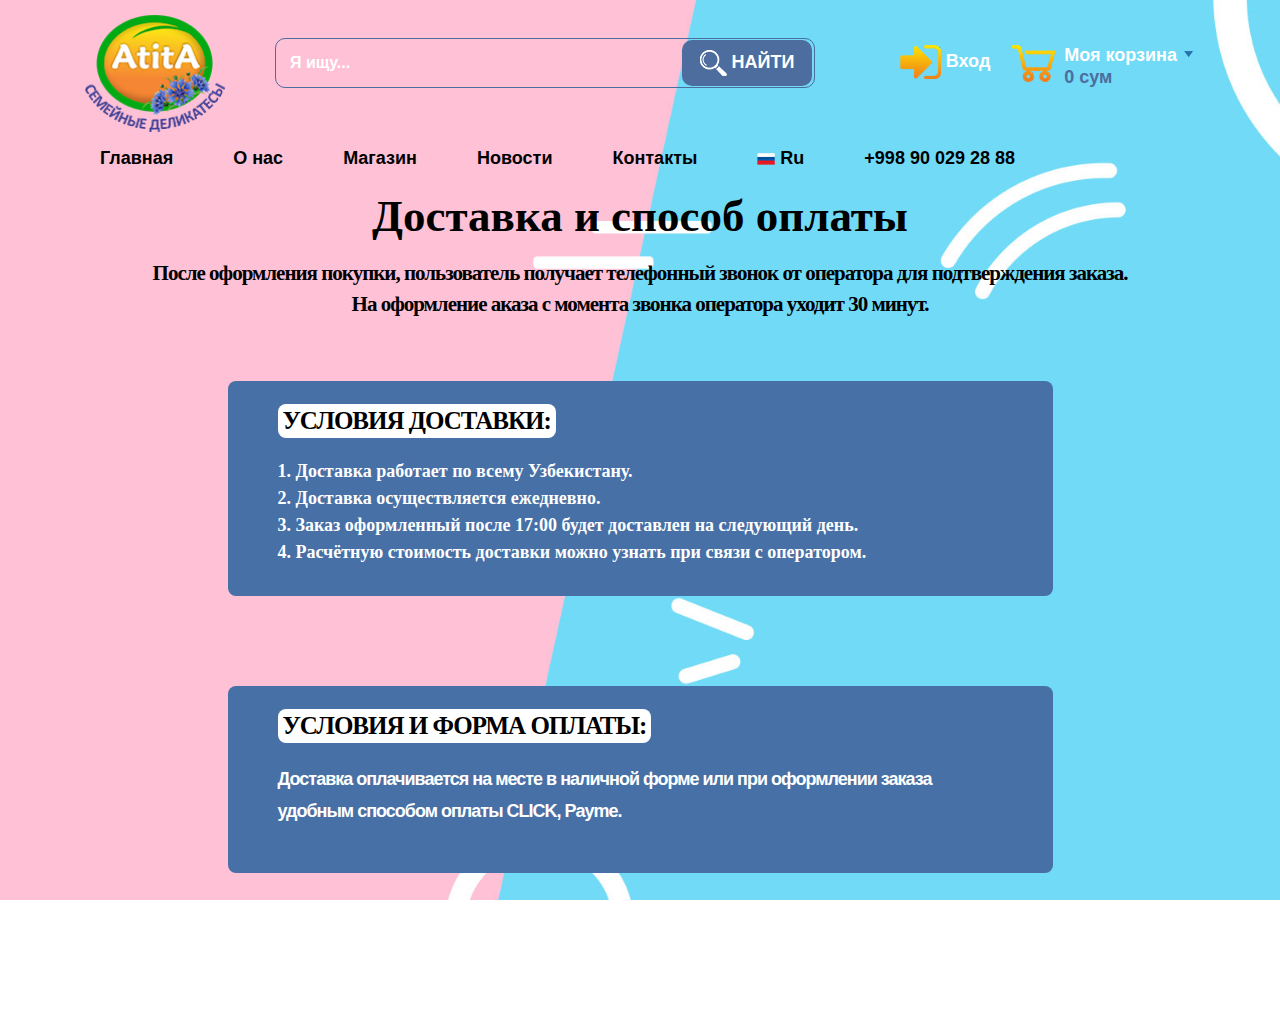
<file: supply.html>
<!doctype html>
<html lang="en">

<head>
    <!-- Required meta tags -->
    <meta charset="utf-8">
    <meta name="viewport" content="width=device-width, initial-scale=1">
    <!-- Bootstrap CSS -->
    <link href="css/bootstrap.min.css" rel="stylesheet">
    <link href="css/style.css" rel="stylesheet">
    <link href="css/responsive.css" rel="stylesheet">
    <title>Доставка и способ оплаты</title>
</head>

<body>


<!-- доставка и способ оплаты  -->
    <header class="my_header">
        <div class="container">
            <div class="row">
                <div class="col-md-2">
                    <a class="logo" href="./index.html"><img src="images/logo.png"></a>
                </div>
                <div class="col-md-6">
                    <form class="form-group search_form">
                        <input class="form-control" type="text" name="search" placeholder="Я ищу..."
                            autocomplete="none">
                        <button type="submit" class="btn"><img src="images/search.png"> Найти</button>
                    </form>
                </div>
                <div class="col-md-4">
                    <ul class="login_cart">
                        <li href="#" class="cart">
                            <h3>
                                <a href="#">
                                    <img src="images/cart.png">
                                    <span>
                                        Моя корзина<br>
                                        <p>0 сум</p>
                                    </span>
                                </a>
                            </h3>
                            <ul class="cart_ajax">
                                <img src="images/arrow-up.png">
                                <li>
                                    <p>У вас нет товаров в корзине покупок</p>
                                </li>
                                <li>
                                    <p>Итого 0 сум</p>
                                </li>
                            </ul>
                        </li>
                        <li><a href="./login.html" class="login"><img src="images/login.png"> Вход</a></li>
                    </ul>
                </div>
            </div>
            <div class="nav">
                <div class="container">
                    <div class="row">
                        <div class="col-md-12">
                            <ul class="main_menu">
                                <li><a href="./index.html">Главная</a></li>
                                <li><a href="./unas.html">О нас</a></li>
                                <li><a href="#">Магазин</a></li>
                                <li><a href="#">Новости</a></li>
                                <li><a href="#">Контакты</a></li>
                                <li><a href="#"><img src="images/ru.png"> Ru</a>
                                    <ul>
                                        <li><a href="#"><img src="images/uz.png"> Uz</a></li>
                                    </ul>
                                </li>
                                <li class="telefon"><a href="#">+998 90 029 28 88</a></li>
                            </ul>
                        </div>
                        <div class="col-md-4"></div>
                    </div>
                </div>
            </div>

        </div>

    </header>
    <!-- Section Starting -->

    <section>
        <div class="Supply text-center">
            <div class="container">
                <div class="row">
                    <div class="col-12 m-auto">
                        <h1 class="title">Доставка и способ оплаты</h1>
                        <p class="headerText"> После оформления покупки, пользователь получает телефонный звонок от оператора для
                            подтверждения заказа. </br>
                            На оформление аказа с момента звонка оператора уходит 30 минут.</p>
                    </div>
                    <div class="col-9 m-auto">
                        <div class="box-1">
                            <h3>УСЛОВИЯ ДОСТАВКИ:</h3>
                            <ul class="m-0 p-0" >
                                <li>1. Доставка работает по всему Узбекистану.</li>
                                <li>2. Доставка осуществляется ежедневно.</li>
                                <li>3. Заказ оформленный после 17:00 будет доставлен на следующий день.</li>
                                <li>4. Расчётную стоимость доставки можно узнать при связи с оператором.</li>
                            </ul>
                        </div>
                        <div class="box-2">
                            <h3>УСЛОВИЯ И ФОРМА ОПЛАТЫ:</h3>
                            <p>Доставка оплачивается на месте в наличной форме или при оформлении заказа
                                удобным способом оплаты CLICK, Payme.</p>
                        </div>
                    </div>
                </div>
            </div>
        </div>
    </section>
</body>

</html>
</file>
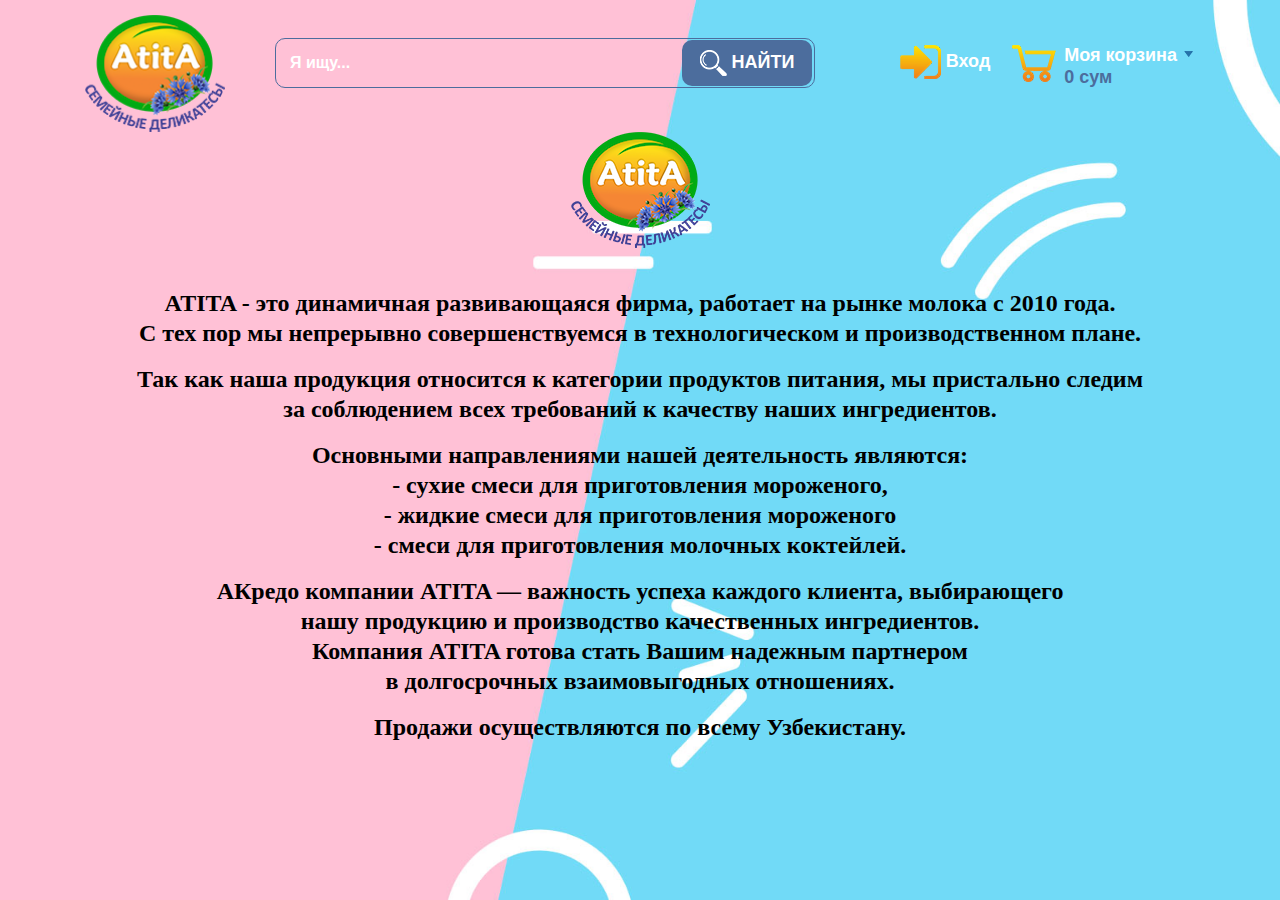
<file: unas.html>
<!doctype html>
<html lang="en">

<head>
    <!-- Required meta tags -->
    <meta charset="utf-8">
    <meta name="viewport" content="width=device-width, initial-scale=1">
    <!-- Bootstrap CSS -->
    <link href="css/bootstrap.min.css" rel="stylesheet">
    <link href="css/style.css" rel="stylesheet">
    <link href="css/responsive.css" rel="stylesheet">
    <title>О нас</title>
</head>

<body>



    <header class="my_header">
        <div class="container">
            <div class="row">
                <div class="col-md-2">
                    <a class="logo" href="./index.html"><img src="images/logo.png"></a>
                </div>
                <div class="col-md-6">
                    <form class="form-group search_form">
                        <input class="form-control" type="text" name="search" placeholder="Я ищу..."
                            autocomplete="none">
                        <button type="submit" class="btn"><img src="images/search.png"> Найти</button>
                    </form>
                </div>
                <div class="col-md-4">
                    <ul class="login_cart">
                        <li href="#" class="cart">
                            <h3>
                                <a href="#">
                                    <img src="images/cart.png">
                                    <span>
                                        Моя корзина<br>
                                        <p>0 сум</p>
                                    </span>
                                </a>
                            </h3>
                            <ul class="cart_ajax">
                                <img src="images/arrow-up.png">
                                <li>
                                    <p>У вас нет товаров в корзине покупок</p>
                                </li>
                                <li>
                                    <p>Итого 0 сум</p>
                                </li>
                            </ul>
                        </li>
                        <li><a href="./login.html" class="login"><img src="images/login.png"> Вход</a></li>
                    </ul>
                </div>
            </div>


        </div>

    </header>
    <!-- Section Starting -->

    <section>
        <div class="container">
            <div class="row">
                <div class="col-12 m-auto text-center">
                    <img src="./images/logo.png" class="img-fluid" alt="">
                    <div class="bodyText">
                        <p> ATITA - это динамичная развивающаяся фирма, работает на рынке молока с 2010 года. </br>
                            С тех пор мы непрерывно совершенствуемся в технологическом и производственном плане. </p>
                        <p> Так как наша продукция относится к категории продуктов питания, мы пристально следим </br>
                            за соблюдением всех требований к качеству наших ингредиентов.
                            </p>
                        <p>Основными направлениями нашей деятельность являются: </br>
                            - сухие смеси для приготовления мороженого,</br>
                            - жидкие смеси для приготовления мороженого</br>
                            - смеси для приготовления молочных коктейлей.</br>
                        </p>
                        <p> AКредо компании ATITA — важность успеха каждого клиента, выбирающего </br>
                            нашу продукцию и производство качественных ингредиентов.</br>
                            Компания ATITA готова стать Вашим надежным партнером </br>
                            в долгосрочных взаимовыгодных отношениях.</br>
                            </p>
                            <p>Продажи осуществляются по всему Узбекистану. </p>
                    </div>
                </div>
            </div>
        </div>
    </section>
</body>

</html>
</file>
<file: css/style.css>
@import url('./PageStyle.css');
*{
	text-decoration: none !important;
}
body{
	font-size: 18px;
	font-family: 'Arial', sans-serif;
	background-image: url(../images/background.jpg);
    background-position: center top;
    background-repeat: no-repeat;
    background-attachment: fixed;
    background-size: cover;
    color: #000;
}
body a:hover{
	text-decoration: none;
}
ul{
	list-style-type: none;
}

header{
	padding-top: 15px;
}
.logo{
	display: block;
	width: 140px;
}
.logo img{
	width: 100%;
}

.search_form{
	border: 1px solid #4c6d9d;
	border-radius: 10px;
	padding: 1px 2px;
	width: 100%;
	overflow: hidden;
	height: 50px;
	margin: 23px 0 0 0;
}
.search_form .form-control{
	float: left;
	width: 396px;
	height: 100%;
	border: none;
	background: no-repeat;
	
}
.search_form .form-control:focus{
	outline: none;
	box-shadow: none;
}
.search_form .form-control::placeholder {
	color: #fff;
	font-weight: bold;
}
.search_form .btn{
	background: #4c6d9d;
	color: #fff;
	font-weight: bold;
	height: 99%;
	border-radius: 10px;
	float: right;
	width: 130px;
	text-transform: uppercase;
	font-size: 18px;
}
.search_form .btn img{
	width: 27px;
}
.login_cart{
	text-align: right;
	margin-top: 25px;
}
.login_cart a{
	display: block;
	color: #fff;
	font-weight: bold;
	padding: 5px 0 5px 2px;
}
.login_cart li.cart{
	margin-left: 20px;
    text-align: left;
    background: url(../images/arrow.png) no-repeat 174px 11px;
    padding-right: 18px !important;
    position: relative;
    height: 25px;
    float: right;
}
.login_cart a:hover{
	color: #355e95;
}
.cart img{
	float: left;
	margin-right: 8px;
}
.cart span{
	display: block;
    float: left;
    margin-top: -1px;
    line-height: 22px;
}
.cart span p{
	color:#4c6d9d;
	margin-bottom: 0px;
}

.cart_ajax{
	background: #355e95;
	padding: 16px 20px;
	color: #fff;
	width: 350px;
	position: absolute;
	right: 0;
    top: 48px;
    display: none;
    z-index: 99;
}
.cart_ajax img{
	position: absolute;
	top: -13px;
    right: 2px
}
.login_cart li:hover ul{
	display: block;
}
.login_cart h3{
	font-size: 18px;
}
.main_menu{
	display: flex;
    padding-left: 0;
    margin-bottom: 0px;
}
.main_menu li a{
	padding: 13px 30px;
    font-weight: bold;
    color: #000;
    font-size: 18px;
    display: block;
    border-bottom:3px solid #4c6d9d00;
}
.main_menu li:first-child a{
	padding: 13px 30px 13px 0;
}

.main_menu li.telefon:hover a{
	border-bottom: 3px solid #4c6d9d00;
}
.main_menu li:hover a{
	color: #4c6d9d;
	border-bottom: 3px solid #4c6d9d;
}
.main_menu li{
	position: relative;
}
.main_menu li ul{
	padding-left: 0px;
	position: absolute;
	display: none;
}
.main_menu li:hover ul{
	display: block;
}
.main_menu li ul li:first-child a{
	padding: 13px 30px;
}
.main_menu li:hover ul li a{
	border-bottom:3px solid #4c6d9d00;
}
.f-nav .nav{
	position: fixed;
	width: 100%;
	top: 0;
	left: 0;
	background: #fff;
	z-index: 99;
}

.f-nav .main_menu li a {
    padding: 13px 18px;
    font-size: 16px;
    margin-bottom: -1px;
}
.f-nav .main_menu li:first-child a {
    padding: 13px 18px 13px 0;
}
.f-nav .main_menu li ul li:first-child a{
	padding: 13px 18px;
}
.f-nav .cart{
	position: fixed !important;
	z-index: 999;
	top: 0;
}
.f-nav .login_cart a {
    display: block;
    color: #000;
    padding: 11px 0 5px 2px;
 }
.f-nav .login_cart h3 {
    font-size: 15px;
}
.f-nav .cart img {
    width: 30px;
}
.f-nav .cart span {
    line-height: 18px;
}
.f-nav .login_cart li.cart {
    background: url(../images/arrow.png) no-repeat 136px 16px;
}

.category_nav{
	width: 312px;
	padding: 0px;
	border-radius: 15px;
	overflow: hidden;
	border: 1px solid #4c6d9d;
	background: #fff;
	margin-top: 15px;
}

.category_nav h3{
	background: #4c6d9d;
	color: #fff;
	padding: 15px 20px;
	font-size: 18px;
	font-weight: bold;
	margin-bottom: 0px;
}
.category_nav h3 img{
	margin-right: 10px;
}
.category_nav li{
	background:url(../images/arrow-right.png) no-repeat 278px 15px;
}
.category_nav li a{
	padding: 14px 20px;
    display: block;
    border-bottom: 1px solid #4c6d9d;
    color: #000;
    font-size: 15px;
    font-weight: bold;
    background:url(../images/arrow-right.png) no-repeat 278px 15px;
    transition: 0.5s;
}
.category_nav li:last-child a{
	border-bottom: 0px;
}
.category_nav li:hover a{
	color: #fff;
	background: #4c6d9d url(../images/arrow-right-wight.png) no-repeat 278px 15px;
}

.person{
	margin: 60px 0;
    text-align: center;
    position: relative;
    height: 600px;
}
.person img{
	position: absolute;
    left: -125px;
    top: 0px;
}
.main_section{
	background: url(../images/icecream.png) no-repeat 1263px 10px;
}

.main_content{
	min-height: 1100px;
}
.btn_comment{
	display: block;
    width: 380px;
    background: url(../images/comment.png) no-repeat;
    color: #fff;
    margin: 270px 0 0 0;
    padding: 60px 80px;
    font-weight: bold;
    height: 320px;
    font-size: 28px;
    text-align: center;
}

footer{
	background: #4770a6;
	padding: 20px 0;
}
footer h3{
	background: #fff;
    border-radius: 11px;
    font-size: 18px;
    font-weight: bold;
    padding: 5px 10px;
    width: fit-content;
    margin-bottom: 15px;
}
footer a{
	color: #fff;
}
footer ul li{
	padding: 0px 0px 10px 15px;
	line-height: 20px;
}
footer ul li:hover a{
	text-decoration: underline;
	color: #fff;
}
.sot_set{
	display: flex;
}
</file>
<file: css/responsive.css>
@charset "utf-8";
/* CSS Document */


@media screen and (min-width: 1366px) {
	.container {
		width: 1200px;
	}
}

@media screen and (max-width: 1366px) {
	.main_section {
		background-image: url(../images/icecream.png) no-repeat;
		background-position: 1003px 10px;
		background-repeat: no-repeat;
		background-size: 700px;
	}
	section .shop .cardBody .parent {
		display: grid;
		grid-template-columns: repeat(2, 1fr);
		grid-template-rows: repeat(2, 1fr);
		grid-column-gap: 50px;
		grid-row-gap: 40px;
	}

	section .shop .cardBody .box1 {
		grid-area: 1 / 1 / 2 / 2;
	}

	section .shop .cardBody .box2 {
		grid-area: 1 / 2 / 2 / 3;
	}

	section .shop .cardBody .box3 {
		grid-area: 2 / 1 / 3 / 2;
	}
}



@media screen and (max-width: 1200px) {

	







}





@media screen and (max-width: 992px) {}




@media screen and (max-width: 768px) {}

@media screen and (max-width: 576px) {}
</file>
